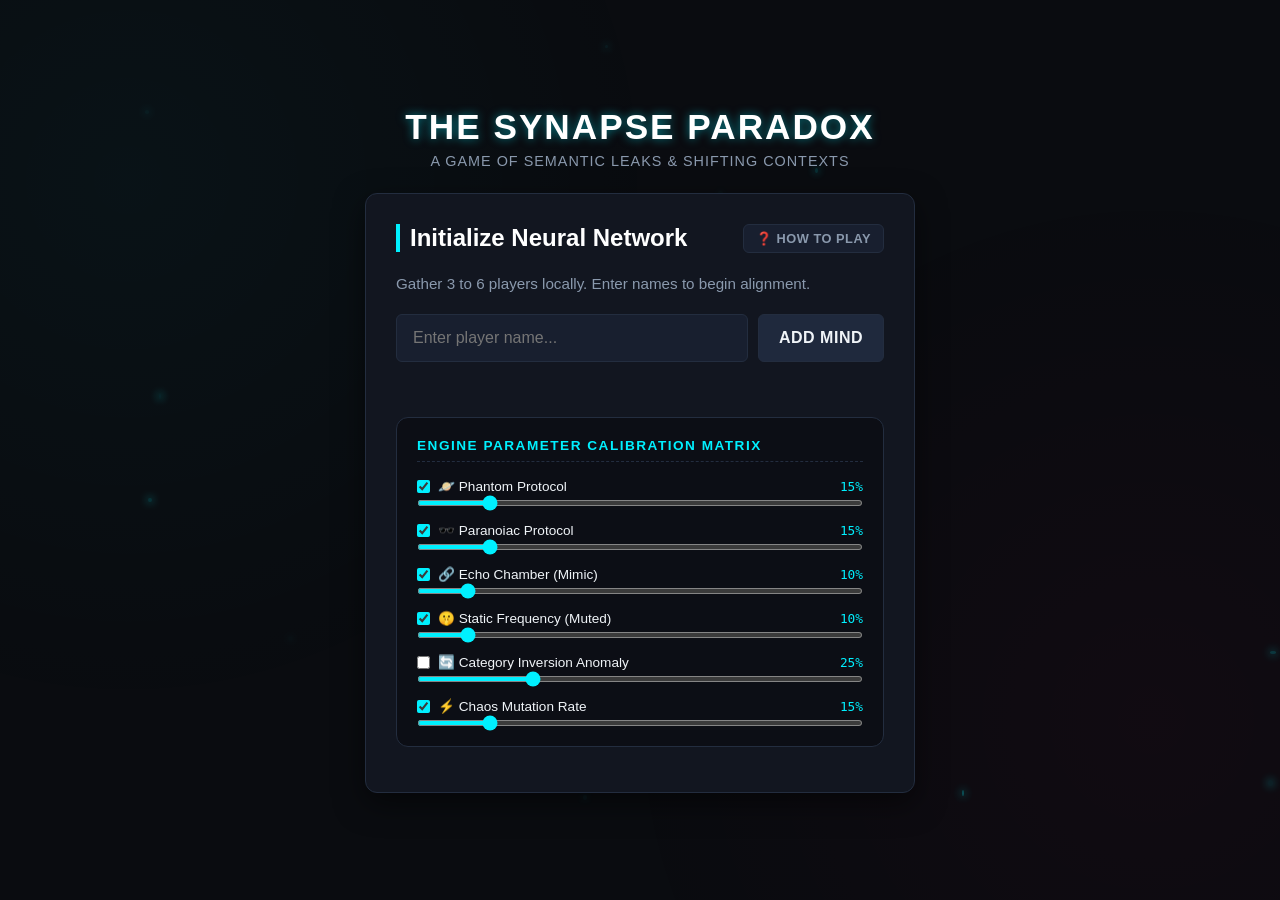
<file: index.html>
<!DOCTYPE html>
<html lang="en">
<head>
    <meta charset="UTF-8">
    <meta name="viewport" content="width=device-width, initial-scale=1.0">
    <title>The Synapse Paradox</title>
    <link rel="stylesheet" href="style.css">
</head>
<body>
    <div class="matrix-background"></div>
    
    <main class="game-container">
        <header class="game-header">
            <h1>THE SYNAPSE PARADOX</h1>
            <p class="subtitle">A Game of Semantic Leaks & Shifting Contexts</p>
        </header>

        <section id="setup-screen" class="game-card active">
            <div style="display: flex; justify-content: space-between; align-items: center;">
                <h2>Initialize Neural Network</h2>
                <button class="btn mini rules-toggle-btn">❓ How To Play</button>
            </div>
            <p class="instruction">Gather 3 to 6 players locally. Enter names to begin alignment.</p>
            
            <div class="input-group">
                <input type="text" id="player-name-input" placeholder="Enter player name...">
                <button id="add-player-btn" class="btn secondary">Add Mind</button>
            </div>

            <ul id="player-list" class="player-list"></ul>

            <div class="control-matrix-panel" style="margin: 15px 0; padding: 20px; border: 1px solid var(--border-color); border-radius: var(--radius); background: rgba(0,0,0,0.35);">
                <h3 style="font-size: 0.85rem; color: var(--neon-cyan); letter-spacing: 1.5px; margin-bottom: 16px; text-transform: uppercase; font-weight: 700; border-bottom: 1px dashed var(--border-color); padding-bottom: 8px;">
                    Engine Parameter Calibration Matrix
                </h3>
                
                <div style="display: flex; flex-direction: column; gap: 16px;">
                    
                    <div class="modifier-node" style="display: flex; flex-direction: column; gap: 6px;">
                        <div style="display: flex; justify-content: space-between; align-items: center;">
                            <label style="display: flex; align-items: center; gap: 8px; cursor: pointer; font-size: 0.85rem;">
                                <input type="checkbox" id="phantom-checkbox" checked style="accent-color: var(--neon-cyan);"> 🪐 Phantom Protocol
                            </label>
                            <span id="phantom-val-display" style="font-family: monospace; font-size: 0.8rem; color: var(--neon-cyan);">15%</span>
                        </div>
                        <input type="range" id="phantom-rate" min="0" max="100" value="15" style="width: 100%; accent-color: var(--neon-cyan); background: #181f2f; height: 6px; border-radius: 3px; cursor: pointer;">
                    </div>

                    <div class="modifier-node" style="display: flex; flex-direction: column; gap: 6px;">
                        <div style="display: flex; justify-content: space-between; align-items: center;">
                            <label style="display: flex; align-items: center; gap: 8px; cursor: pointer; font-size: 0.85rem;">
                                <input type="checkbox" id="paranoiac-toggle" checked style="accent-color: var(--neon-cyan);"> 🕶️ Paranoiac Protocol
                            </label>
                            <span id="paranoiac-val-display" style="font-family: monospace; font-size: 0.8rem; color: var(--neon-cyan);">15%</span>
                        </div>
                        <input type="range" id="paranoiac-rate" min="0" max="100" value="15" style="width: 100%; accent-color: var(--neon-cyan); background: #181f2f; height: 6px; border-radius: 3px; cursor: pointer;">
                    </div>

                    <div class="modifier-node" style="display: flex; flex-direction: column; gap: 6px;">
                        <div style="display: flex; justify-content: space-between; align-items: center;">
                            <label style="display: flex; align-items: center; gap: 8px; cursor: pointer; font-size: 0.85rem;">
                                <input type="checkbox" id="mimic-checkbox" checked style="accent-color: var(--neon-cyan);"> 🔗 Echo Chamber (Mimic)
                            </label>
                            <span id="mimic-val-display" style="font-family: monospace; font-size: 0.8rem; color: var(--neon-cyan);">10%</span>
                        </div>
                        <input type="range" id="mimic-rate" min="0" max="100" value="10" style="width: 100%; accent-color: var(--neon-cyan); background: #181f2f; height: 6px; border-radius: 3px; cursor: pointer;">
                    </div>

                    <div class="modifier-node" style="display: flex; flex-direction: column; gap: 6px;">
                        <div style="display: flex; justify-content: space-between; align-items: center;">
                            <label style="display: flex; align-items: center; gap: 8px; cursor: pointer; font-size: 0.85rem;">
                                <input type="checkbox" id="static-frequency-checkbox" checked style="accent-color: var(--neon-cyan);"> 🤫 Static Frequency (Muted)
                            </label>
                            <span id="static-val-display" style="font-family: monospace; font-size: 0.8rem; color: var(--neon-cyan);">10%</span>
                        </div>
                        <input type="range" id="static-rate" min="0" max="100" value="10" style="width: 100%; accent-color: var(--neon-cyan); background: #181f2f; height: 6px; border-radius: 3px; cursor: pointer;">
                    </div>

                    <div class="modifier-node" style="display: flex; flex-direction: column; gap: 6px;">
                        <div style="display: flex; justify-content: space-between; align-items: center;">
                            <label style="display: flex; align-items: center; gap: 8px; cursor: pointer; font-size: 0.85rem;">
                                <input type="checkbox" id="category-inversion-checkbox" style="accent-color: var(--neon-cyan);"> 🔄 Category Inversion Anomaly
                            </label>
                            <span id="inversion-val-display" style="font-family: monospace; font-size: 0.8rem; color: var(--neon-cyan);">25%</span>
                        </div>
                        <input type="range" id="inversion-rate" min="0" max="100" value="25" style="width: 100%; accent-color: var(--neon-cyan); background: #181f2f; height: 6px; border-radius: 3px; cursor: pointer;">
                    </div>

                    <div class="modifier-node" style="display: flex; flex-direction: column; gap: 6px;">
                        <div style="display: flex; justify-content: space-between; align-items: center;">
                            <label style="display: flex; align-items: center; gap: 8px; cursor: pointer; font-size: 0.85rem;">
                                <input type="checkbox" id="mutation-rate-checkbox" checked style="accent-color: var(--neon-cyan);"> ⚡ Chaos Mutation Rate
                            </label>
                            <span id="mutation-val-display" style="font-family: monospace; font-size: 0.8rem; color: var(--neon-cyan);">15%</span>
                        </div>
                        <input type="range" id="mutation-rate" min="0" max="100" value="15" style="width: 100%; accent-color: var(--neon-cyan); background: #181f2f; height: 6px; border-radius: 3px; cursor: pointer;">
                    </div>

                </div>
            </div>

            <button id="start-game-btn" class="btn primary dynamic-hide" disabled>Synchronize Synapses</button>
        </section>

        <section id="reveal-screen" class="game-card">
            <div class="progress-bar"><div id="reveal-progress" class="progress"></div></div>
            <h2 id="current-player-turn">Player's Turn</h2>
            <p class="instruction">Pass the device to the player named above. Nobody else look!</p>
            
            <div class="secret-vault">
                <button id="secure-peek-btn" class="btn warning">CLICK TO PEEK SECRET NODE</button>
                
                <div id="secret-data" class="secret-data hidden">
                    <div class="data-field">
                        <span class="label">ASSIGNED NODE:</span>
                        <span id="secret-word" class="value">????</span>
                    </div>
                    <div class="data-field">
                        <span class="label">MATRIX CONTEXT:</span>
                        <span id="secret-hint" class="value">????</span>
                    </div>
                </div>
            </div>

            <button id="next-player-btn" class="btn primary hidden">Lock & Pass Device</button>
        </section>

        <section id="debate-screen" class="game-card">
            <div style="display: flex; justify-content: space-between; align-items: center;">
                <h2>Neural Transmission Active</h2>
                <button class="btn mini rules-toggle-btn">❓ Rules</button>
            </div>
            <p class="instruction">Discuss your nodes. Find the paradox. Who belongs to a parallel universe?</p>
            
            <div class="timer-display">
                <div class="countdown" id="timer">03:00</div>
                <div class="timer-controls">
                    <button id="pause-timer-btn" class="btn mini">Pause</button>
                </div>
            </div>

            <div class="reminder-box">
                <p>⚠️ <strong>Remember:</strong> Everyone has a completely unique word. Listen for the underlying structural logic, not just matching terms.</p>
            </div>

            <button id="proceed-to-vote-btn" class="btn primary">Initiate Purge Protocol</button>
        </section>

        <section id="vote-screen" class="game-card">
            <h2>Isolate the Paradox</h2>
            <p class="instruction">Cast your votes. Who is operating on a leaked context map?</p>
            
            <div id="voting-pool" class="voting-grid"></div>
        </section>

        <section id="results-screen" class="game-card">
            <h2>Matrix Evaluation</h2>
            <div id="verdict-banner" class="verdict-banner"></div>

            <div class="truth-reveal">
                <h3>The Real Alignments:</h3>
                <div id="final-reveal-list" class="reveal-list"></div>
            </div>

            <button id="play-again-btn" class="btn primary">Realign Synapses (Play Again)</button>
        </section>
    </main>

    <script src="words.js"></script>
    <script src="script.js"></script>
    
    <script>
        document.addEventListener('DOMContentLoaded', () => {
            const pairs = [
                { slider: 'phantom-rate', display: 'phantom-val-display' },
                { slider: 'paranoiac-rate', display: 'paranoiac-val-display' },
                { slider: 'mimic-rate', display: 'mimic-val-display' },
                { slider: 'static-rate', display: 'static-val-display' },
                { slider: 'inversion-rate', display: 'inversion-val-display' },
                { slider: 'mutation-rate', display: 'mutation-val-display' }
            ];
            pairs.forEach(pair => {
                const sEl = document.getElementById(pair.slider);
                const dEl = document.getElementById(pair.display);
                if(sEl && dEl) {
                    sEl.addEventListener('input', (e) => {
                        dEl.innerText = e.target.value + '%';
                    });
                }
            });
        });
    </script>
</body>
</html>
</file>
<file: style.css>
/* --- Design Tokens & Variables --- */
:root {
    --bg-dark: #0a0c10;
    --card-bg: #121620;
    --text-main: #f0f4f8;
    --text-muted: #8a99ad;
    --neon-cyan: #00f0ff;
    --neon-magenta: #ff0055;
    --neon-green: #39ff14;
    --border-color: #232d3f;
    --radius: 12px;
    --transition: all 0.3s cubic-bezier(0.4, 0, 0.2, 1);
}

/* --- Global Reset & Base Layout --- */
* {
    box-sizing: border-box;
    margin: 0;
    padding: 0;
    font-family: 'Segoe UI', Roboto, Helvetica, Arial, sans-serif;
}

body {
    background-color: var(--bg-dark);
    color: var(--text-main);
    min-height: 100vh;
    display: flex;
    justify-content: center;
    align-items: center;
    overflow-x: hidden;
    padding: 20px;
}

/* Neuro-Matrix Visual Background Background */
.matrix-background {
    position: fixed;
    top: 0;
    left: 0;
    width: 100vw;
    height: 100vh;
    background: 
        radial-gradient(circle at 10% 20%, rgba(0, 240, 255, 0.03) 0%, transparent 40%),
        radial-gradient(circle at 90% 80%, rgba(255, 0, 85, 0.03) 0%, transparent 40%);
    z-index: -1;
}

/* --- Container & Cards --- */
.game-container {
    width: 100%;
    max-width: 550px;
    display: flex;
    flex-direction: column;
    gap: 24px;
}

.game-header {
    text-align: center;
}

.game-header h1 {
    font-size: 2.2rem;
    font-weight: 800;
    letter-spacing: 2px;
    color: #fff;
    text-shadow: 0 0 10px rgba(0, 240, 255, 0.5);
    margin-bottom: 6px;
}

.subtitle {
    font-size: 0.9rem;
    color: var(--text-muted);
    text-transform: uppercase;
    letter-spacing: 1px;
}

.game-card {
    background: var(--card-bg);
    border: 1px solid var(--border-color);
    border-radius: var(--radius);
    padding: 30px;
    box-shadow: 0 10px 30px rgba(0, 0, 0, 0.5);
    display: none; /* Controlled via JS switching class */
    flex-direction: column;
    gap: 20px;
}

.game-card.active {
    display: flex;
    animation: fadeIn 0.4s ease-out;
}

/* --- Typography Helpers --- */
h2 {
    font-size: 1.5rem;
    color: #fff;
    border-left: 4px solid var(--neon-cyan);
    padding-left: 10px;
}

.instruction {
    color: var(--text-muted);
    font-size: 0.95rem;
    line-height: 1.4;
}

/* --- UI Controls & Forms --- */
.input-group {
    display: flex;
    gap: 10px;
}

input[type="text"] {
    flex: 1;
    background: #181f2f;
    border: 1px solid var(--border-color);
    border-radius: 6px;
    padding: 12px 16px;
    color: #fff;
    font-size: 1rem;
    transition: var(--transition);
}

input[type="text"]:focus {
    outline: none;
    border-color: var(--neon-cyan);
    box-shadow: 0 0 8px rgba(0, 240, 255, 0.3);
}

/* --- Buttons --- */
.btn {
    padding: 14px 20px;
    border: none;
    border-radius: 6px;
    font-size: 1rem;
    font-weight: 600;
    cursor: pointer;
    transition: var(--transition);
    text-transform: uppercase;
    letter-spacing: 0.5px;
}

.btn.primary {
    background: linear-gradient(135deg, var(--neon-cyan), #00a8ff);
    color: #000;
    box-shadow: 0 4px 15px rgba(0, 240, 255, 0.3);
}

.btn.primary:hover:not(:disabled) {
    transform: translateY(-2px);
    box-shadow: 0 6px 20px rgba(0, 240, 255, 0.5);
}

.btn.secondary {
    background: #1f293d;
    color: var(--text-main);
    border: 1px solid var(--border-color);
}

.btn.secondary:hover {
    background: #2b3954;
}

.btn.warning {
    background: linear-gradient(135deg, var(--neon-magenta), #cc0044);
    color: #fff;
    box-shadow: 0 4px 15px rgba(255, 0, 85, 0.3);
    width: 100%;
}

.btn.mini {
    padding: 6px 12px;
    font-size: 0.8rem;
    background: #181f2f;
    color: var(--text-muted);
    border: 1px solid var(--border-color);
}

.btn:disabled {
    opacity: 0.4;
    cursor: not-allowed;
    transform: none !important;
    box-shadow: none !important;
}

.dynamic-hide.hidden {
    display: none;
}

/* --- Specific Modules & Lists --- */
.player-list {
    list-style: none;
    display: flex;
    flex-direction: column;
    gap: 8px;
    max-height: 180px;
    overflow-y: auto;
}

.player-item {
    background: #181f2f;
    padding: 10px 16px;
    border-radius: 6px;
    display: flex;
    justify-content: space-between;
    align-items: center;
    border: 1px solid transparent;
}

.player-item.added {
    border-color: rgba(0, 240, 255, 0.2);
}

.remove-btn {
    background: transparent;
    border: none;
    color: var(--neon-magenta);
    cursor: pointer;
    font-size: 1.1rem;
}

/* Secret Vault Area */
.secret-vault {
    background: #0d111a;
    border: 1px dashed var(--border-color);
    border-radius: 8px;
    padding: 20px;
    min-height: 150px;
    display: flex;
    justify-content: center;
    align-items: center;
}

.secret-data {
    display: flex;
    flex-direction: column;
    gap: 15px;
    width: 100%;
    animation: flashIn 0.2s ease-out;
}

.secret-data.hidden {
    display: none;
}

.data-field {
    display: flex;
    flex-direction: column;
    gap: 4px;
}

.data-field .label {
    font-size: 0.75rem;
    color: var(--text-muted);
    letter-spacing: 1px;
}

.data-field .value {
    font-size: 1.4rem;
    font-weight: 700;
    color: #fff;
}

#secret-word { color: var(--neon-cyan); letter-spacing: 0.5px;}
#secret-hint { color: #fff; }

/* Progress Bar */
.progress-bar {
    width: 100%;
    height: 4px;
    background: #181f2f;
    border-radius: 2px;
    overflow: hidden;
}
.progress {
    height: 100%;
    width: 0%;
    background: var(--neon-cyan);
    transition: width 0.3s ease;
}

/* Timer Styling */
.timer-display {
    display: flex;
    flex-direction: column;
    align-items: center;
    gap: 8px;
    padding: 20px 0;
    background: rgba(0,0,0,0.2);
    border-radius: 8px;
}
.countdown {
    font-size: 3rem;
    font-weight: 800;
    font-family: monospace;
    color: var(--neon-magenta);
    text-shadow: 0 0 10px rgba(255, 0, 85, 0.3);
}

.reminder-box {
    background: rgba(0, 240, 255, 0.05);
    border: 1px solid rgba(0, 240, 255, 0.2);
    padding: 12px 16px;
    border-radius: 6px;
    font-size: 0.85rem;
}

/* Voting System Grid */
.voting-grid {
    display: grid;
    grid-template-columns: 1fr 1fr;
    gap: 12px;
}

/* Results Display */
.verdict-banner {
    padding: 15px;
    border-radius: 6px;
    text-align: center;
    font-weight: 700;
    font-size: 1.2rem;
}
.verdict-banner.win {
    background: rgba(57, 255, 20, 0.1);
    border: 1px solid var(--neon-green);
    color: var(--neon-green);
}
.verdict-banner.loss {
    background: rgba(255, 0, 85, 0.1);
    border: 1px solid var(--neon-magenta);
    color: var(--neon-magenta);
}

.reveal-list {
    margin-top: 10px;
    display: flex;
    flex-direction: column;
    gap: 8px;
}
.reveal-item {
    background: #181f2f;
    padding: 12px;
    border-radius: 6px;
    display: flex;
    justify-content: space-between;
    font-size: 0.9rem;
}

.reveal-item.is-innocent {
    border-left: 4px solid var(--neon-cyan);
}

.reveal-item.is-imposter {
    border-left: 4px solid var(--neon-magenta);
    background: #251624;
}

/* --- Animations --- */
@keyframes fadeIn {
    from { opacity: 0; transform: translateY(10px); }
    to { opacity: 1; transform: translateY(0); }
}
@keyframes flashIn {
    0% { filter: blur(5px); opacity: 0; }
    100% { filter: blur(0); opacity: 1; }
}

/* --- Corrected Synchronised UI Layout Rules --- */

/* Completely hide the start button if it has either of the hidden modifier classes */
#start-game-btn.hidden,
#start-game-btn.dynamic-hide {
    display: none;
}

#start-game-btn {
    opacity: 0.4;
    transition: var(--transition);
}

/* Force layout activation across selectors the exact millisecond the button is unlocked */
#start-game-btn:not([disabled]) {
    display: block !important;       /* Overrides the display: none from .dynamic-hide */
    opacity: 1 !important;
    visibility: visible !important;
    background: linear-gradient(135deg, var(--neon-cyan), #00a8ff) !important;
    box-shadow: 0 4px 15px rgba(0, 240, 255, 0.4) !important;
}
</file>
